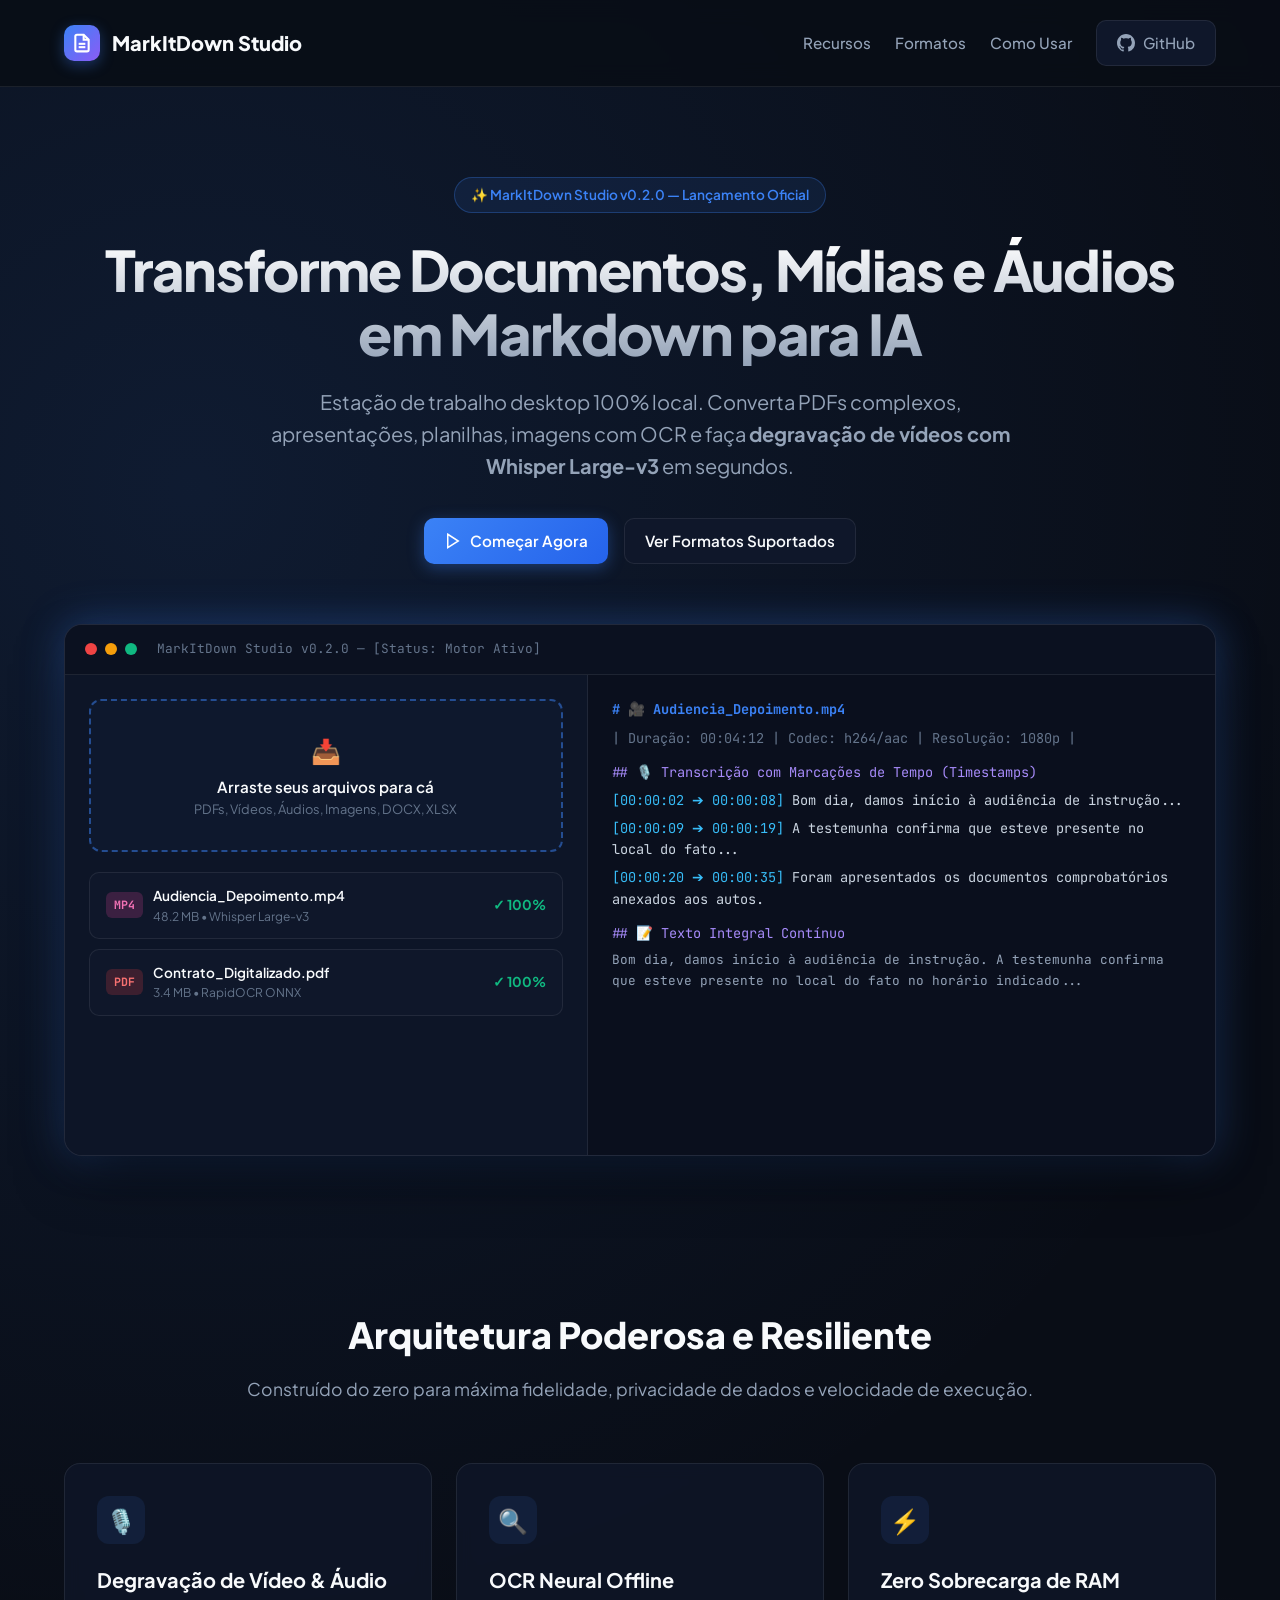
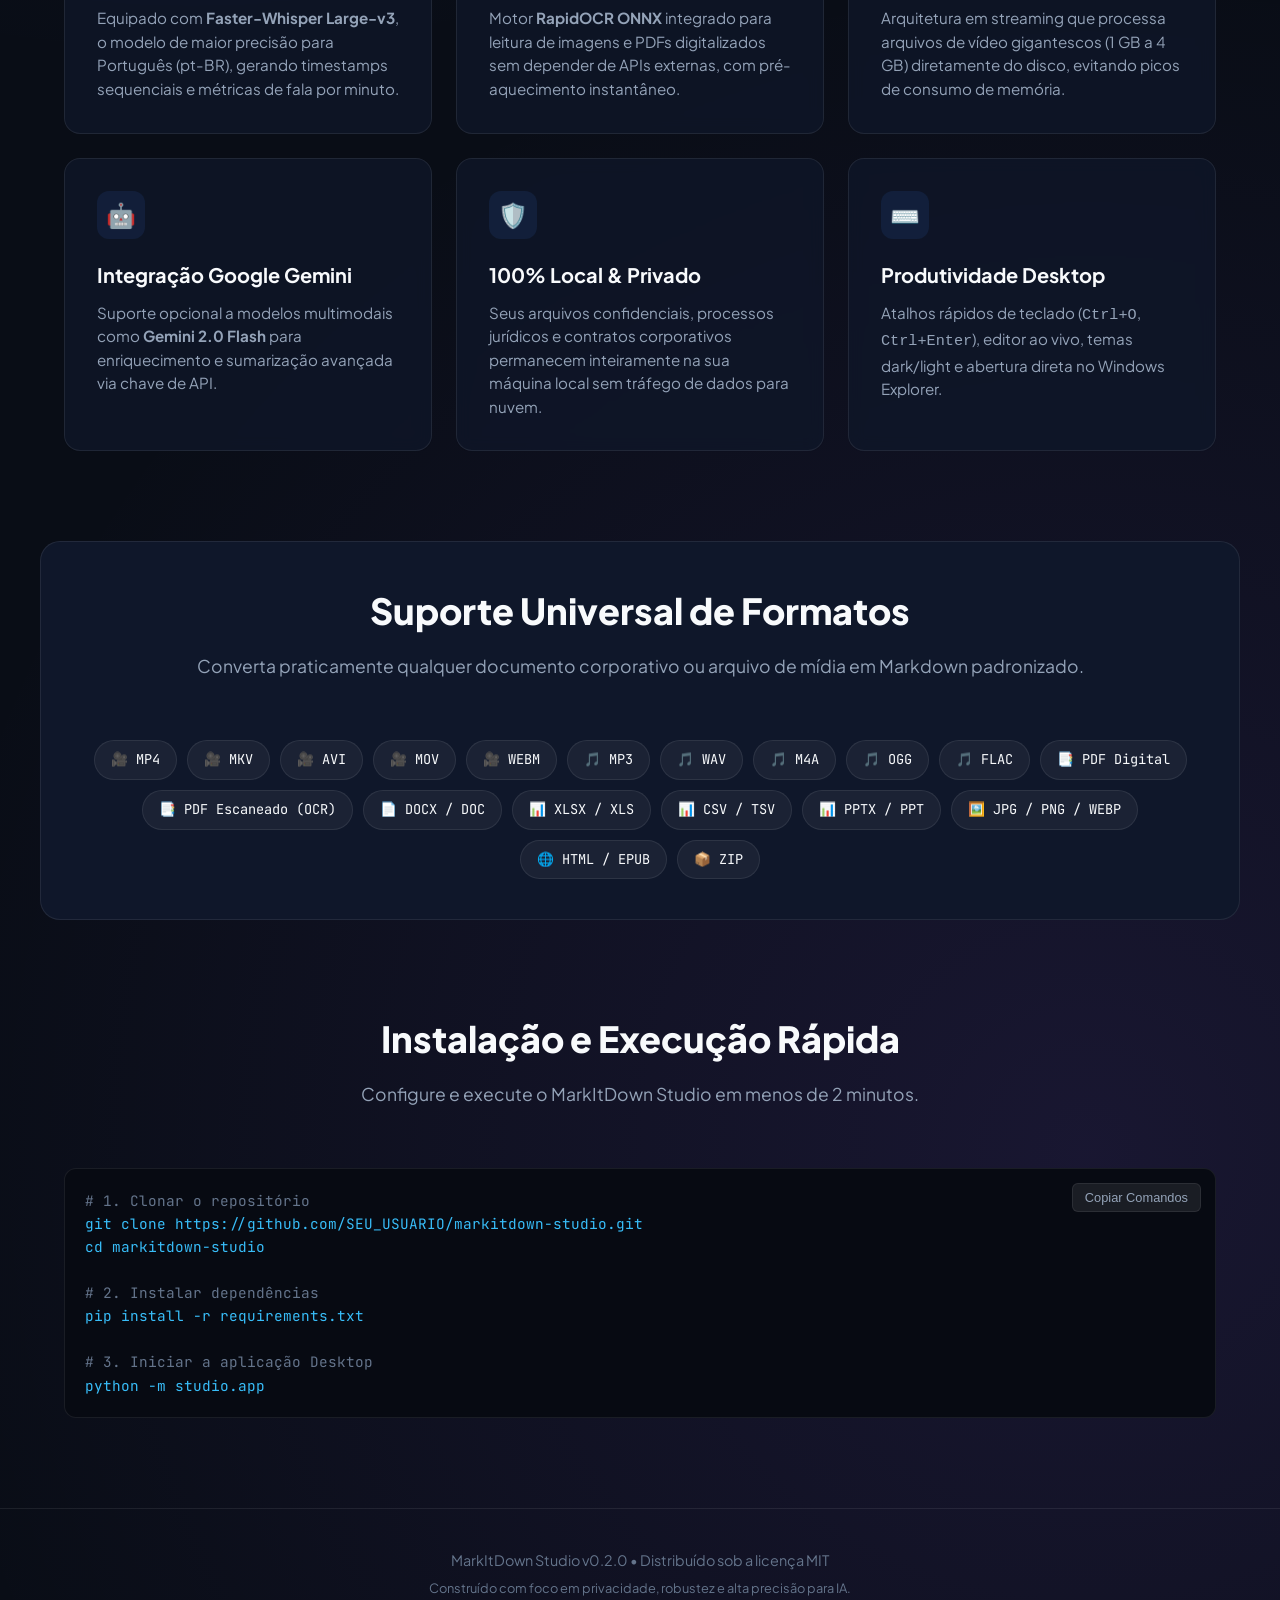
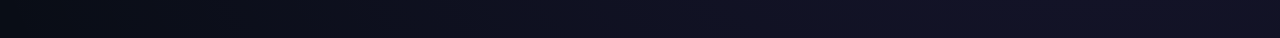
<file: docs/index.html>
<!DOCTYPE html>
<html lang="pt-BR" data-theme="dark">
<head>
    <meta charset="UTF-8">
    <meta name="viewport" content="width=device-width, initial-scale=1.0">
    <title>MarkItDown Studio — Conversor Universal de Documentos e Mídias para Markdown</title>
    <meta name="description" content="Estação de trabalho moderna e 100% local para conversão de PDFs, Office, Vídeos, Áudios e Imagens com OCR em Markdown estruturado para IA e LLMs.">
    <!-- Favicon -->
    <link rel="icon" href="data:image/svg+xml,<svg xmlns='http://www.w3.org/2000/svg' viewBox='0 0 24 24' fill='%233b82f6'><path d='M14 2H6a2 2 0 0 0-2 2v16a2 2 0 0 0 2 2h12a2 2 0 0 0 2-2V8z'/><polyline points='14 2 14 8 20 8'/><line x1='16' y1='13' x2='8' y2='13'/><line x1='16' y1='17' x2='8' y2='17'/><polyline points='10 9 9 9 8 9'/></svg>">
    <!-- Google Fonts -->
    <link rel="preconnect" href="https://fonts.googleapis.com">
    <link rel="preconnect" href="https://fonts.gstatic.com" crossorigin>
    <link href="https://fonts.googleapis.com/css2?family=Plus+Jakarta+Sans:wght@400;500;600;700;800&family=JetBrains+Mono:wght@400;600&display=swap" rel="stylesheet">
    <style>
        :root {
            --bg-base: #090d16;
            --bg-surface: #0f172a;
            --bg-card: rgba(15, 23, 42, 0.75);
            --bg-card-hover: rgba(30, 41, 59, 0.9);
            --border: rgba(255, 255, 255, 0.08);
            --border-hover: rgba(59, 130, 246, 0.5);
            --primary: #3b82f6;
            --primary-glow: rgba(59, 130, 246, 0.35);
            --secondary: #8b5cf6;
            --success: #10b981;
            --warning: #f59e0b;
            --danger: #ef4444;
            --text-primary: #f8fafc;
            --text-secondary: #94a3b8;
            --text-muted: #64748b;
            --font-sans: 'Plus Jakarta Sans', -apple-system, BlinkMacSystemFont, sans-serif;
            --font-mono: 'JetBrains Mono', monospace;
        }

        * {
            margin: 0;
            padding: 0;
            box-sizing: border-box;
        }

        body {
            font-family: var(--font-sans);
            background-color: var(--bg-base);
            color: var(--text-primary);
            line-height: 1.6;
            overflow-x: hidden;
            background-image: 
                radial-gradient(circle at 15% 15%, rgba(59, 130, 246, 0.12) 0%, transparent 40%),
                radial-gradient(circle at 85% 85%, rgba(139, 92, 246, 0.12) 0%, transparent 40%);
        }

        .container {
            max-width: 1200px;
            margin: 0 auto;
            padding: 0 24px;
        }

        /* Navbar */
        .navbar {
            padding: 20px 0;
            border-bottom: 1px solid var(--border);
            backdrop-filter: blur(12px);
            position: sticky;
            top: 0;
            z-index: 100;
            background: rgba(9, 13, 22, 0.85);
        }

        .nav-content {
            display: flex;
            justify-content: space-between;
            align-items: center;
        }

        .brand {
            display: flex;
            align-items: center;
            gap: 12px;
            font-weight: 800;
            font-size: 1.25rem;
            color: var(--text-primary);
            text-decoration: none;
        }

        .brand-icon {
            width: 36px;
            height: 36px;
            background: linear-gradient(135deg, var(--primary), var(--secondary));
            border-radius: 10px;
            display: flex;
            align-items: center;
            justify-content: center;
            color: white;
            box-shadow: 0 4px 14px var(--primary-glow);
        }

        .nav-links {
            display: flex;
            align-items: center;
            gap: 24px;
        }

        .nav-links a {
            color: var(--text-secondary);
            text-decoration: none;
            font-size: 0.95rem;
            font-weight: 500;
            transition: color 0.2s;
        }

        .nav-links a:hover {
            color: var(--text-primary);
        }

        .btn {
            display: inline-flex;
            align-items: center;
            gap: 8px;
            padding: 10px 20px;
            border-radius: 10px;
            font-weight: 600;
            font-size: 0.95rem;
            text-decoration: none;
            cursor: pointer;
            transition: all 0.2s ease;
            border: none;
        }

        .btn-primary {
            background: linear-gradient(135deg, var(--primary) 0%, #2563eb 100%);
            color: white;
            box-shadow: 0 4px 16px var(--primary-glow);
        }

        .btn-primary:hover {
            transform: translateY(-2px);
            box-shadow: 0 6px 20px rgba(59, 130, 246, 0.5);
        }

        .btn-secondary {
            background: var(--bg-surface);
            color: var(--text-primary);
            border: 1px solid var(--border);
        }

        .btn-secondary:hover {
            background: var(--bg-card-hover);
            border-color: var(--border-hover);
        }

        /* Hero */
        .hero {
            padding: 90px 0 60px;
            text-align: center;
        }

        .hero-badge {
            display: inline-flex;
            align-items: center;
            gap: 8px;
            padding: 6px 16px;
            border-radius: 9999px;
            background: rgba(59, 130, 246, 0.1);
            border: 1px solid rgba(59, 130, 246, 0.3);
            color: var(--primary);
            font-size: 0.85rem;
            font-weight: 600;
            margin-bottom: 24px;
        }

        .hero h1 {
            font-size: 3.5rem;
            font-weight: 800;
            line-height: 1.15;
            margin-bottom: 20px;
            letter-spacing: -0.03em;
            background: linear-gradient(180deg, #ffffff 0%, #94a3b8 100%);
            -webkit-background-clip: text;
            -webkit-text-fill-color: transparent;
        }

        .hero p {
            font-size: 1.25rem;
            color: var(--text-secondary);
            max-width: 760px;
            margin: 0 auto 36px;
        }

        .hero-actions {
            display: flex;
            justify-content: center;
            gap: 16px;
            margin-bottom: 60px;
        }

        /* App Mockup */
        .app-mockup {
            background: var(--bg-surface);
            border: 1px solid var(--border);
            border-radius: 18px;
            box-shadow: 0 25px 60px -15px rgba(0, 0, 0, 0.7), 0 0 40px var(--primary-glow);
            overflow: hidden;
            margin-bottom: 90px;
            position: relative;
        }

        .mockup-header {
            background: #0b1120;
            padding: 14px 20px;
            display: flex;
            align-items: center;
            gap: 8px;
            border-bottom: 1px solid var(--border);
        }

        .dot {
            width: 12px;
            height: 12px;
            border-radius: 50%;
        }

        .dot-red { background: #ef4444; }
        .dot-yellow { background: #f59e0b; }
        .dot-green { background: #10b981; }

        .mockup-body {
            display: grid;
            grid-template-columns: 1fr 1.2fr;
            min-height: 480px;
        }

        .mockup-pane-left {
            padding: 24px;
            border-right: 1px solid var(--border);
            background: #0d1527;
            text-align: left;
        }

        .mockup-dropzone {
            border: 2px dashed var(--border-hover);
            border-radius: 12px;
            padding: 30px 20px;
            text-align: center;
            background: rgba(59, 130, 246, 0.03);
            margin-bottom: 20px;
        }

        .mockup-card {
            background: var(--bg-surface);
            border: 1px solid var(--border);
            border-radius: 10px;
            padding: 12px 16px;
            display: flex;
            align-items: center;
            justify-content: space-between;
            margin-bottom: 10px;
        }

        .badge-tag {
            padding: 4px 8px;
            border-radius: 6px;
            font-size: 0.72rem;
            font-weight: 700;
            font-family: var(--font-mono);
        }

        .badge-video { background: rgba(236, 72, 153, 0.2); color: #f472b6; }
        .badge-pdf { background: rgba(239, 68, 68, 0.2); color: #f87171; }
        .badge-docx { background: rgba(37, 99, 235, 0.2); color: #60a5fa; }

        .mockup-pane-right {
            padding: 24px;
            background: #0a0f1d;
            font-family: var(--font-mono);
            font-size: 0.85rem;
            text-align: left;
            overflow-y: auto;
            color: #cbd5e1;
        }

        /* Features Section */
        .section-title {
            text-align: center;
            margin-bottom: 60px;
        }

        .section-title h2 {
            font-size: 2.25rem;
            font-weight: 800;
            margin-bottom: 12px;
        }

        .section-title p {
            color: var(--text-secondary);
            font-size: 1.1rem;
        }

        .features-grid {
            display: grid;
            grid-template-columns: repeat(auto-fit, minmax(320px, 1fr));
            gap: 24px;
            margin-bottom: 90px;
        }

        .feature-card {
            background: var(--bg-card);
            border: 1px solid var(--border);
            border-radius: 16px;
            padding: 32px;
            transition: all 0.25s ease;
            backdrop-filter: blur(8px);
        }

        .feature-card:hover {
            transform: translateY(-4px);
            border-color: var(--border-hover);
            box-shadow: 0 12px 30px rgba(0, 0, 0, 0.3);
        }

        .feature-icon {
            width: 48px;
            height: 48px;
            border-radius: 12px;
            background: rgba(59, 130, 246, 0.1);
            color: var(--primary);
            display: flex;
            align-items: center;
            justify-content: center;
            font-size: 1.5rem;
            margin-bottom: 20px;
        }

        .feature-card h3 {
            font-size: 1.25rem;
            font-weight: 700;
            margin-bottom: 10px;
        }

        .feature-card p {
            color: var(--text-secondary);
            font-size: 0.95rem;
            line-height: 1.55;
        }

        /* Formats Matrix */
        .formats-section {
            background: var(--bg-surface);
            border: 1px solid var(--border);
            border-radius: 20px;
            padding: 40px;
            margin-bottom: 90px;
        }

        .tags-wrapper {
            display: flex;
            flex-wrap: wrap;
            gap: 10px;
            justify-content: center;
            margin-top: 24px;
        }

        .tag-pill {
            background: rgba(255, 255, 255, 0.05);
            border: 1px solid var(--border);
            padding: 8px 16px;
            border-radius: 9999px;
            font-family: var(--font-mono);
            font-size: 0.85rem;
            color: var(--text-primary);
            transition: all 0.2s;
        }

        .tag-pill:hover {
            border-color: var(--primary);
            background: rgba(59, 130, 246, 0.1);
            color: var(--primary);
        }

        /* Quick Start */
        .quickstart-section {
            margin-bottom: 90px;
        }

        .code-box {
            background: #070a12;
            border: 1px solid var(--border);
            border-radius: 12px;
            padding: 20px;
            font-family: var(--font-mono);
            font-size: 0.9rem;
            position: relative;
            margin-top: 20px;
            color: #38bdf8;
        }

        .copy-btn {
            position: absolute;
            top: 14px;
            right: 14px;
            background: rgba(255, 255, 255, 0.08);
            border: 1px solid var(--border);
            color: var(--text-secondary);
            padding: 6px 12px;
            border-radius: 6px;
            cursor: pointer;
            font-size: 0.8rem;
        }

        .copy-btn:hover {
            color: white;
            background: rgba(255, 255, 255, 0.15);
        }

        /* Footer */
        footer {
            border-top: 1px solid var(--border);
            padding: 40px 0;
            text-align: center;
            color: var(--text-muted);
            font-size: 0.9rem;
        }

        @media (max-width: 768px) {
            .hero h1 { font-size: 2.3rem; }
            .mockup-body { grid-template-columns: 1fr; }
            .mockup-pane-left { border-right: none; border-bottom: 1px solid var(--border); }
        }
    </style>
</head>
<body>

    <!-- Navbar -->
    <nav class="navbar">
        <div class="container nav-content">
            <a href="#" class="brand">
                <div class="brand-icon">
                    <svg width="20" height="20" viewBox="0 0 24 24" fill="none" stroke="currentColor" stroke-width="2.5">
                        <path d="M14 2H6a2 2 0 0 0-2 2v16a2 2 0 0 0 2 2h12a2 2 0 0 0 2-2V8z"></path>
                        <polyline points="14 2 14 8 20 8"></polyline>
                        <line x1="16" y1="13" x2="8" y2="13"></line>
                        <line x1="16" y1="17" x2="8" y2="17"></line>
                    </svg>
                </div>
                <span>MarkItDown Studio</span>
            </a>

            <div class="nav-links">
                <a href="#features">Recursos</a>
                <a href="#formats">Formatos</a>
                <a href="#quickstart">Como Usar</a>
                <a href="https://github.com" target="_blank" class="btn btn-secondary">
                    <svg width="18" height="18" viewBox="0 0 24 24" fill="currentColor">
                        <path d="M12 0C5.37 0 0 5.37 0 12c0 5.31 3.435 9.795 8.205 11.385.6.105.825-.255.825-.57 0-.285-.015-1.23-.015-2.235-3.015.555-3.795-.735-4.035-1.41-.135-.345-.72-1.41-1.23-1.695-.42-.225-1.02-.78-.015-.795.945-.015 1.62.87 1.845 1.23 1.08 1.815 2.805 1.305 3.495.99.105-.78.42-1.305.765-1.605-2.67-.3-5.46-1.335-5.46-5.925 0-1.305.465-2.385 1.23-3.225-.12-.3-.54-1.53.12-3.18 0 0 1.005-.315 3.3 1.23.96-.27 1.98-.405 3-.405s2.04.135 3 .405c2.295-1.56 3.3-1.23 3.3-1.23.66 1.65.24 2.88.12 3.18.765.84 1.23 1.905 1.23 3.225 0 4.605-2.805 5.625-5.475 5.925.435.375.81 1.095.81 2.22 0 1.605-.015 2.895-.015 3.3 0 .315.225.69.825.57A12.02 12.02 0 0 0 24 12c0-6.63-5.37-12-12-12z"/>
                    </svg>
                    GitHub
                </a>
            </div>
        </div>
    </nav>

    <!-- Hero Section -->
    <header class="hero">
        <div class="container">
            <div class="hero-badge">✨ MarkItDown Studio v0.2.0 — Lançamento Oficial</div>
            <h1>Transforme Documentos, Mídias e Áudios em Markdown para IA</h1>
            <p>Estação de trabalho desktop 100% local. Converta PDFs complexos, apresentações, planilhas, imagens com OCR e faça <strong>degravação de vídeos com Whisper Large-v3</strong> em segundos.</p>
            
            <div class="hero-actions">
                <a href="#quickstart" class="btn btn-primary">
                    <svg width="18" height="18" viewBox="0 0 24 24" fill="none" stroke="currentColor" stroke-width="2">
                        <polygon points="5 3 19 12 5 21 5 3"></polygon>
                    </svg>
                    Começar Agora
                </a>
                <a href="#formats" class="btn btn-secondary">Ver Formatos Suportados</a>
            </div>

            <!-- App Interactive Mockup -->
            <div class="app-mockup">
                <div class="mockup-header">
                    <span class="dot dot-red"></span>
                    <span class="dot dot-yellow"></span>
                    <span class="dot dot-green"></span>
                    <span style="color: var(--text-muted); font-size: 0.8rem; margin-left: 12px; font-family: var(--font-mono);">MarkItDown Studio v0.2.0 — [Status: Motor Ativo]</span>
                </div>
                <div class="mockup-body">
                    <!-- Left: Queue -->
                    <div class="mockup-pane-left">
                        <div class="mockup-dropzone">
                            <div style="font-size: 1.5rem; margin-bottom: 6px;">📥</div>
                            <div style="font-weight: 600; font-size: 0.95rem;">Arraste seus arquivos para cá</div>
                            <div style="font-size: 0.8rem; color: var(--text-muted);">PDFs, Vídeos, Áudios, Imagens, DOCX, XLSX</div>
                        </div>

                        <div class="mockup-card">
                            <div style="display: flex; align-items: center; gap: 10px;">
                                <span class="badge-tag badge-video">MP4</span>
                                <div>
                                    <div style="font-size: 0.85rem; font-weight: 600;">Audiencia_Depoimento.mp4</div>
                                    <div style="font-size: 0.75rem; color: var(--text-muted);">48.2 MB • Whisper Large-v3</div>
                                </div>
                            </div>
                            <span style="color: var(--success); font-size: 0.85rem; font-weight: 700;">✓ 100%</span>
                        </div>

                        <div class="mockup-card">
                            <div style="display: flex; align-items: center; gap: 10px;">
                                <span class="badge-tag badge-pdf">PDF</span>
                                <div>
                                    <div style="font-size: 0.85rem; font-weight: 600;">Contrato_Digitalizado.pdf</div>
                                    <div style="font-size: 0.75rem; color: var(--text-muted);">3.4 MB • RapidOCR ONNX</div>
                                </div>
                            </div>
                            <span style="color: var(--success); font-size: 0.85rem; font-weight: 700;">✓ 100%</span>
                        </div>
                    </div>

                    <!-- Right: Markdown Live Preview -->
                    <div class="mockup-pane-right">
                        <div style="color: var(--primary); font-weight: 700; margin-bottom: 8px;"># 🎥 Audiencia_Depoimento.mp4</div>
                        <div style="color: var(--text-muted); margin-bottom: 12px;">| Duração: 00:04:12 | Codec: h264/aac | Resolução: 1080p |</div>
                        <div style="color: #a78bfa; margin-bottom: 6px;">## 🎙️ Transcrição com Marcações de Tempo (Timestamps)</div>
                        <div style="margin-bottom: 6px;"><span style="color: #38bdf8;">[00:00:02 ➔ 00:00:08]</span> Bom dia, damos início à audiência de instrução...</div>
                        <div style="margin-bottom: 6px;"><span style="color: #38bdf8;">[00:00:09 ➔ 00:00:19]</span> A testemunha confirma que esteve presente no local do fato...</div>
                        <div style="margin-bottom: 12px;"><span style="color: #38bdf8;">[00:00:20 ➔ 00:00:35]</span> Foram apresentados os documentos comprobatórios anexados aos autos.</div>
                        <div style="color: #a78bfa; margin-bottom: 6px;">## 📝 Texto Integral Contínuo</div>
                        <div style="color: #94a3b8; font-size: 0.8rem;">Bom dia, damos início à audiência de instrução. A testemunha confirma que esteve presente no local do fato no horário indicado...</div>
                    </div>
                </div>
            </div>
        </div>
    </header>

    <!-- Features Section -->
    <section id="features" class="container">
        <div class="section-title">
            <h2>Arquitetura Poderosa e Resiliente</h2>
            <p>Construído do zero para máxima fidelidade, privacidade de dados e velocidade de execução.</p>
        </div>

        <div class="features-grid">
            <div class="feature-card">
                <div class="feature-icon">🎙️</div>
                <h3>Degravação de Vídeo & Áudio</h3>
                <p>Equipado com <strong>Faster-Whisper Large-v3</strong>, o modelo de maior precisão para Português (pt-BR), gerando timestamps sequenciais e métricas de fala por minuto.</p>
            </div>

            <div class="feature-card">
                <div class="feature-icon">🔍</div>
                <h3>OCR Neural Offline</h3>
                <p>Motor <strong>RapidOCR ONNX</strong> integrado para leitura de imagens e PDFs digitalizados sem depender de APIs externas, com pré-aquecimento instantâneo.</p>
            </div>

            <div class="feature-card">
                <div class="feature-icon">⚡</div>
                <h3>Zero Sobrecarga de RAM</h3>
                <p>Arquitetura em streaming que processa arquivos de vídeo gigantescos (1 GB a 4 GB) diretamente do disco, evitando picos de consumo de memória.</p>
            </div>

            <div class="feature-card">
                <div class="feature-icon">🤖</div>
                <h3>Integração Google Gemini</h3>
                <p>Suporte opcional a modelos multimodais como <strong>Gemini 2.0 Flash</strong> para enriquecimento e sumarização avançada via chave de API.</p>
            </div>

            <div class="feature-card">
                <div class="feature-icon">🛡️</div>
                <h3>100% Local & Privado</h3>
                <p>Seus arquivos confidenciais, processos jurídicos e contratos corporativos permanecem inteiramente na sua máquina local sem tráfego de dados para nuvem.</p>
            </div>

            <div class="feature-card">
                <div class="feature-icon">⌨️</div>
                <h3>Produtividade Desktop</h3>
                <p>Atalhos rápidos de teclado (<kbd>Ctrl+O</kbd>, <kbd>Ctrl+Enter</kbd>), editor ao vivo, temas dark/light e abertura direta no Windows Explorer.</p>
            </div>
        </div>
    </section>

    <!-- Supported Formats Section -->
    <section id="formats" class="container formats-section">
        <div class="section-title">
            <h2>Suporte Universal de Formatos</h2>
            <p>Converta praticamente qualquer documento corporativo ou arquivo de mídia em Markdown padronizado.</p>
        </div>

        <div class="tags-wrapper">
            <span class="tag-pill">🎥 MP4</span>
            <span class="tag-pill">🎥 MKV</span>
            <span class="tag-pill">🎥 AVI</span>
            <span class="tag-pill">🎥 MOV</span>
            <span class="tag-pill">🎥 WEBM</span>
            <span class="tag-pill">🎵 MP3</span>
            <span class="tag-pill">🎵 WAV</span>
            <span class="tag-pill">🎵 M4A</span>
            <span class="tag-pill">🎵 OGG</span>
            <span class="tag-pill">🎵 FLAC</span>
            <span class="tag-pill">📑 PDF Digital</span>
            <span class="tag-pill">📑 PDF Escaneado (OCR)</span>
            <span class="tag-pill">📄 DOCX / DOC</span>
            <span class="tag-pill">📊 XLSX / XLS</span>
            <span class="tag-pill">📊 CSV / TSV</span>
            <span class="tag-pill">📊 PPTX / PPT</span>
            <span class="tag-pill">🖼️ JPG / PNG / WEBP</span>
            <span class="tag-pill">🌐 HTML / EPUB</span>
            <span class="tag-pill">📦 ZIP</span>
        </div>
    </section>

    <!-- Quick Start -->
    <section id="quickstart" class="container quickstart-section">
        <div class="section-title">
            <h2>Instalação e Execução Rápida</h2>
            <p>Configure e execute o MarkItDown Studio em menos de 2 minutos.</p>
        </div>

        <div class="code-box">
            <button class="copy-btn" onclick="navigator.clipboard.writeText('git clone https://github.com/SEU_USUARIO/markitdown-studio.git\ncd markitdown-studio\npip install -r requirements.txt\npython -m studio.app'); this.textContent='Copiado!';">Copiar Comandos</button>
            <span style="color: #64748b;"># 1. Clonar o repositório</span><br>
            git clone https://github.com/SEU_USUARIO/markitdown-studio.git<br>
            cd markitdown-studio<br><br>
            <span style="color: #64748b;"># 2. Instalar dependências</span><br>
            pip install -r requirements.txt<br><br>
            <span style="color: #64748b;"># 3. Iniciar a aplicação Desktop</span><br>
            python -m studio.app
        </div>
    </section>

    <!-- Footer -->
    <footer>
        <div class="container">
            <p>MarkItDown Studio v0.2.0 • Distribuído sob a licença MIT</p>
            <p style="margin-top: 6px; font-size: 0.8rem;">Construído com foco em privacidade, robustez e alta precisão para IA.</p>
        </div>
    </footer>

</body>
</html>
</file>
